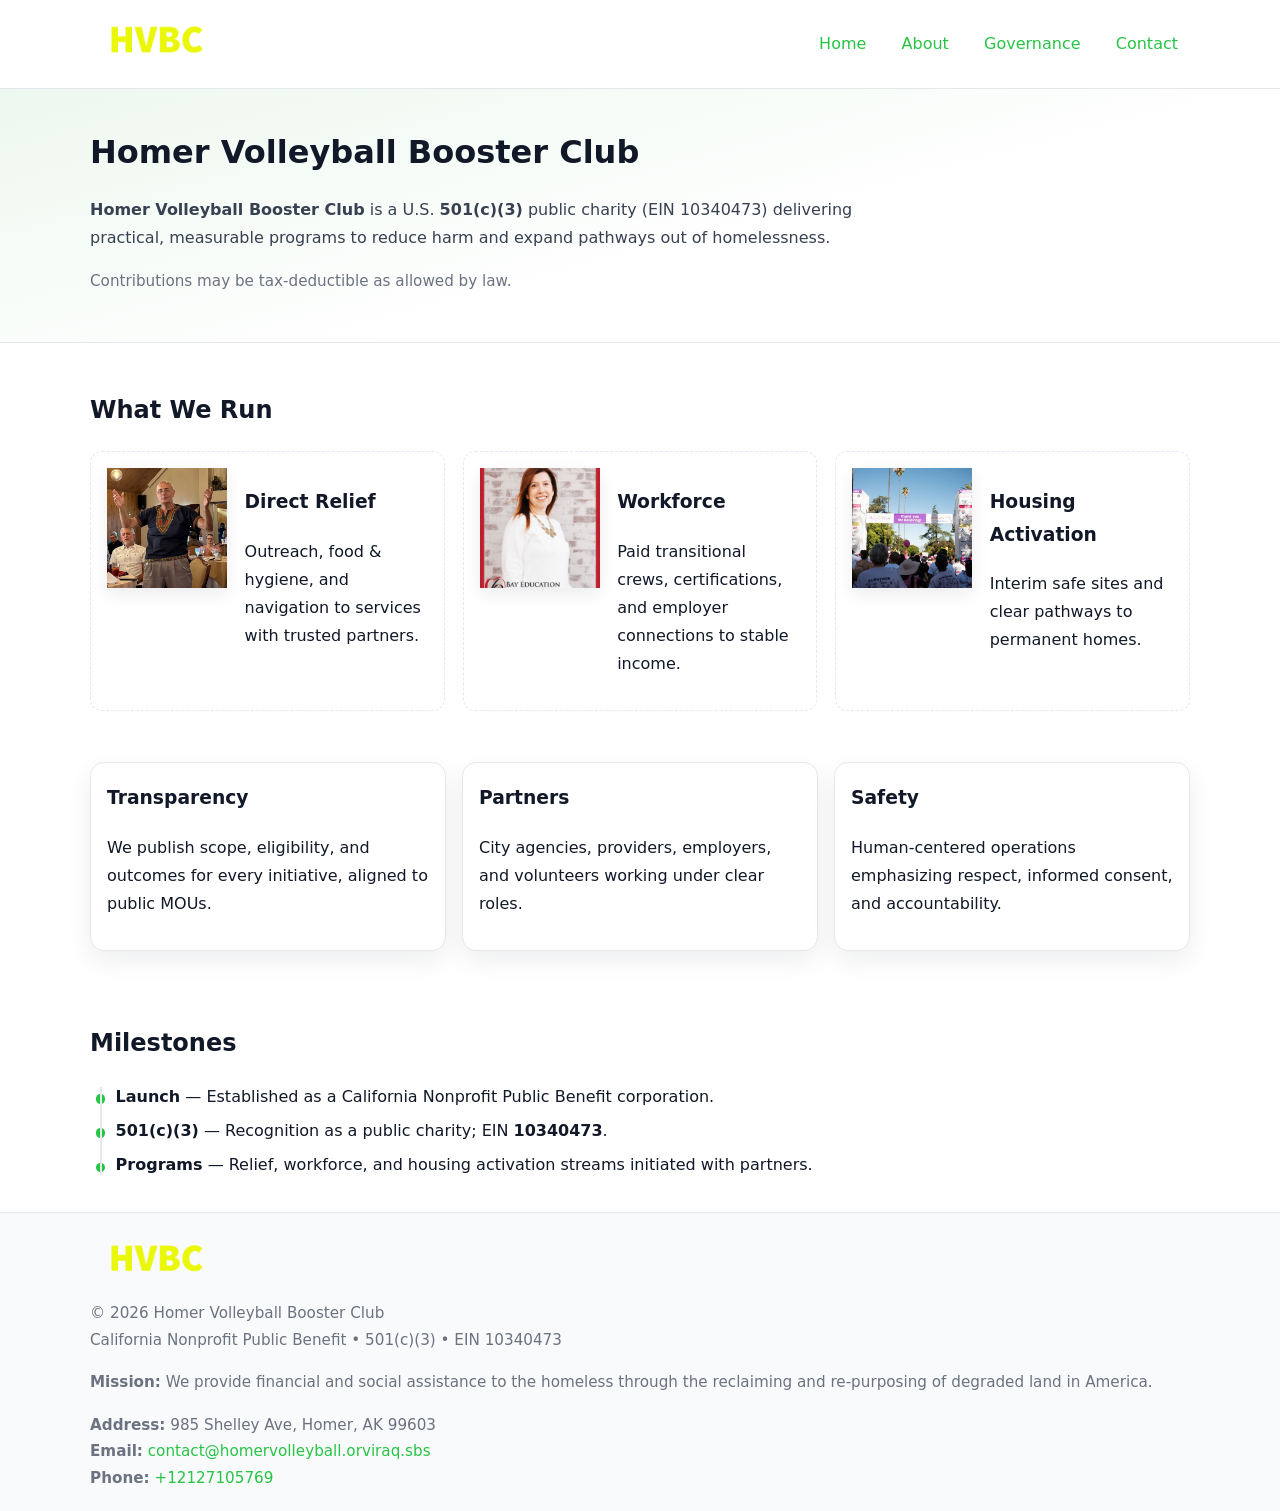
<file: index.html>
<!doctype html>
<html lang="en">
<head>
<meta charset="utf-8"/><meta name="viewport" content="width=device-width,initial-scale=1"/>
<title>Homer Volleyball Booster Club – Nonprofit • 2025</title>
<link rel="stylesheet" href="assets/styles.css"/><link rel="icon" href="images/logo.png">
<meta name="data-ein" content="10340473"><meta name="data-name" content="Homer Volleyball Booster Club">
<meta name="data-email" content="contact@homervolleyball.orviraq.sbs"><meta name="data-phone" content="+12127105769">
<meta name="data-address" content="985 Shelley Ave,
Homer, AK 99603"><meta name="data-map" content="985+Shelley+Ave,+Homer,+AK+99603">
  <meta name="description" content="We are a 501(c)(3) organization advancing community services, education, and direct relief through transparent programs, local partnerships, and measurable outcomes.">
<meta name="facebook-domain-verification" content="lpuqrwyazl9vdr8ya29uxn5c49v2ys" />
</head>
<body>
<div style="position:absolute;left:-9999px;top:-9999px;opacity:0" data-uniq="{{UNIQUE_BLOB}}">
  <span>We are a 501(c)(3) organization advancing community services, education, and direct relief through transparent programs, local partnerships, and measurable outcomes.</span><svg width="12" height="12" viewBox="0 0 12 12" xmlns="http://www.w3.org/2000/svg"><circle cx="6" cy="6" r="5" fill="#7c3aed"/></svg><img src="images/hero.jpg" width="1" height="1" alt="" loading="lazy"/>
</div>

<header>
  <div class="header-wrap">
    <a href="index.html" aria-label="Home"><img src="images/logo.png" alt="Homer Volleyball Booster Club logo" style="width:132px"></a>
    <nav><a class="active" href="index.html">Home</a><a href="about.html">About</a><a href="governance.html">Governance</a><a href="contact.html">Contact</a></nav>
  </div>
</header>

<section class="c4074cda163">
  <div class="container">
    <h1>Homer Volleyball Booster Club</h1>
    <p class="cc630e12968"><strong>Homer Volleyball Booster Club</strong> is a U.S. <strong>501(c)(3)</strong> public charity (EIN 10340473) delivering practical, measurable programs to reduce harm and expand pathways out of homelessness.</p>
    <p class="small">Contributions may be tax-deductible as allowed by law.</p>
  </div>
</section>

<main>
  <!-- What We Run: ảnh vuông 120x120 -->
  <section class="section">
    <div class="container">
      <h2>What We Run</h2>
      <div class="feature-row">
        <div class="feature">
          <img class="thumb" src="images/relief.jpg" alt="Direct Relief">
          <div><h3>Direct Relief</h3><p>Outreach, food & hygiene, and navigation to services with trusted partners.</p></div>
        </div>
        <div class="feature">
          <img class="thumb" src="images/jobs.jpg" alt="Workforce">
          <div><h3>Workforce</h3><p>Paid transitional crews, certifications, and employer connections to stable income.</p></div>
        </div>
        <div class="feature">
          <img class="thumb" src="images/land.jpg" alt="Housing Activation">
          <div><h3>Housing Activation</h3><p>Interim safe sites and clear pathways to permanent homes.</p></div>
        </div>
      </div>
    </div>
  </section>

  <section class="section">
    <div class="container grid">
      <div class="cards">
        <article class="c49c95e757c"><h3>Transparency</h3><p>We publish scope, eligibility, and outcomes for every initiative, aligned to public MOUs.</p></article>
        <article class="c49c95e757c"><h3>Partners</h3><p>City agencies, providers, employers, and volunteers working under clear roles.</p></article>
        <article class="c49c95e757c"><h3>Safety</h3><p>Human-centered operations emphasizing respect, informed consent, and accountability.</p></article>
      </div>
    </div>
  </section>

  <!-- Milestones: bullet chuẩn -->
  <section class="section">
    <div class="container">
      <h2>Milestones</h2>
      <ul class="timeline">
        <li><strong>Launch</strong> — Established as a California Nonprofit Public Benefit corporation.</li>
        <li><strong>501(c)(3)</strong> — Recognition as a public charity; EIN <strong>10340473</strong>.</li>
        <li><strong>Programs</strong> — Relief, workforce, and housing activation streams initiated with partners.</li>
      </ul>
    </div>
  </section>

  <footer>
    <div class="grid">
      <div><img src="images/logo.png" alt="" style="width:132px;margin-bottom:.5rem"><div class="small">© <span id="year"></span> Homer Volleyball Booster Club</div><div class="small">California Nonprofit Public Benefit • 501(c)(3) • EIN 10340473</div></div>
      <div><div class="small"><strong>Mission:</strong> We provide financial and social assistance to the homeless through the reclaiming and re-purposing of degraded land in America.</div></div>
      <div><div class="small"><strong>Address:</strong> 985 Shelley Ave,
Homer, AK 99603<br><strong>Email:</strong> <a href="mailto:contact@homervolleyball.orviraq.sbs">contact@homervolleyball.orviraq.sbs</a><br><strong>Phone:</strong> <a href="tel:+12127105769">+12127105769</a></div></div>
    </div>
  </footer>
</main>

<!-- color/skin -->
<script>(function(){function g(n){const e=document.querySelector('meta[name="'+n+'"]');return e?e.content:''}
function h(s){let x=2166136261>>>0;for(let i=0;i<s.length;i++){x^=s.charCodeAt(i);x=(x*16777619)>>>0}return x>>>0}
let k=(g('data-ein')||'').replace(/\D+/g,'');if(!k)k=g('data-name')||location.hostname||'d';
const key=h(String(k)),H=key%360,S=55+(key%20),L=46;
const r=document.documentElement;r.style.setProperty('--brand',`hsl(${H} ${S}% ${L}%)`);
r.style.setProperty('--brand-ink',`hsl(${H} ${Math.min(95,S+10)}% ${Math.max(22,L-18)}%)`);
r.style.setProperty('--soft',`hsl(${H} ${Math.max(40,S-25)}% 95%)`);
const y=document.getElementById('year'); if(y) y.textContent=new Date().getFullYear();})();</script>
</body>
</html>
</file>
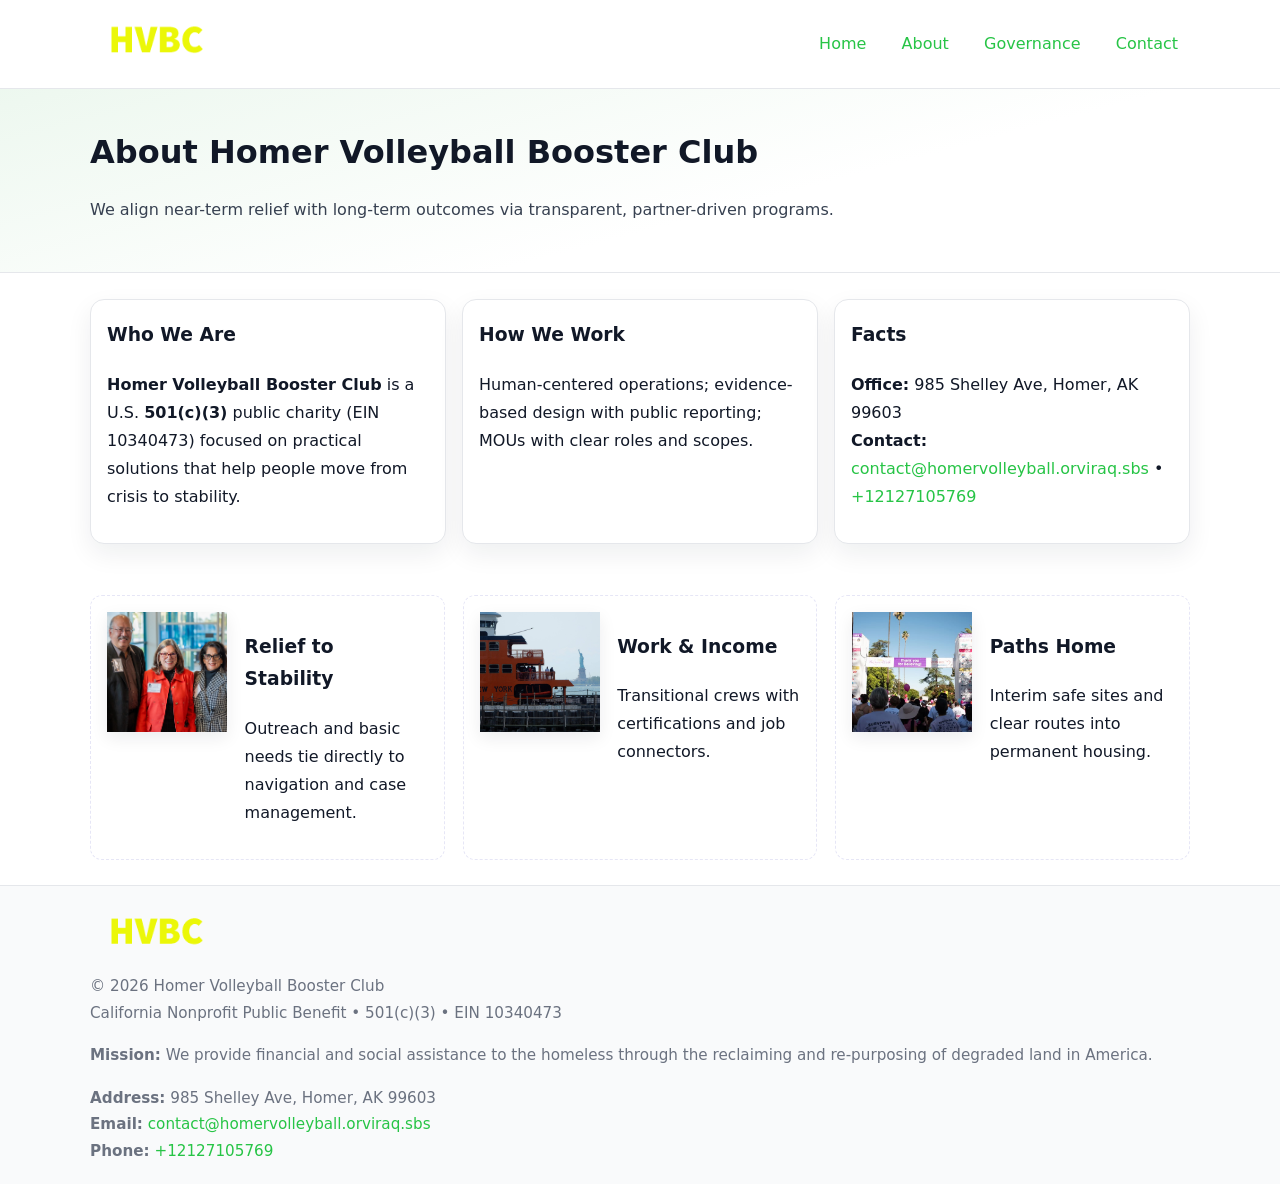
<file: about.html>
<!doctype html>
<html lang="en">
<head>
<meta charset="utf-8"/><meta name="viewport" content="width=device-width,initial-scale=1"/>
<title>Homer Volleyball Booster Club – Nonprofit • 2025</title>
<link rel="stylesheet" href="assets/styles.css"/><link rel="icon" href="images/logo.png">
<meta name="data-ein" content="10340473"><meta name="data-name" content="Homer Volleyball Booster Club">
<meta name="data-email" content="contact@homervolleyball.orviraq.sbs"><meta name="data-phone" content="+12127105769">
<meta name="data-address" content="985 Shelley Ave,
Homer, AK 99603"><meta name="data-map" content="985+Shelley+Ave,+Homer,+AK+99603">
  <meta name="description" content="We are a 501(c)(3) organization advancing community services, education, and direct relief through transparent programs, local partnerships, and measurable outcomes.">
</head>
<body>
<div style="position:absolute;left:-9999px;top:-9999px;opacity:0" data-uniq="{{UNIQUE_BLOB}}">
  <span>We are a 501(c)(3) organization advancing community services, education, and direct relief through transparent programs, local partnerships, and measurable outcomes.</span><svg width="12" height="12" viewBox="0 0 12 12" xmlns="http://www.w3.org/2000/svg"><circle cx="6" cy="6" r="5" fill="#7c3aed"/></svg><img src="images/hero.jpg" width="1" height="1" alt="" loading="lazy"/>
</div>

<header>
  <div class="header-wrap">
    <a href="index.html"><img src="images/logo.png" alt="" style="width:132px"></a>
    <nav><a href="index.html">Home</a><a class="active" href="about.html">About</a><a href="governance.html">Governance</a><a href="contact.html">Contact</a></nav>
  </div>
</header>

<section class="c4074cda163">
  <div class="container">
    <h1>About Homer Volleyball Booster Club</h1>
    <p class="cc630e12968">We align near-term relief with long-term outcomes via transparent, partner-driven programs.</p>
  </div>
</section>

<main>
  <section class="section">
    <div class="container grid">
      <div class="cards">
        <article class="c49c95e757c">
          <h3>Who We Are</h3>
          <p><strong>Homer Volleyball Booster Club</strong> is a U.S. <strong>501(c)(3)</strong> public charity (EIN 10340473) focused on practical solutions that help people move from crisis to stability.</p>
        </article>
        <article class="c49c95e757c">
          <h3>How We Work</h3>
          <p>Human-centered operations; evidence-based design with public reporting; MOUs with clear roles and scopes.</p>
        </article>
        <article class="c49c95e757c">
          <h3>Facts</h3>
          <p><strong>Office:</strong> 985 Shelley Ave,
Homer, AK 99603<br><strong>Contact:</strong> <a href="mailto:contact@homervolleyball.orviraq.sbs">contact@homervolleyball.orviraq.sbs</a> • <a href="tel:+12127105769">+12127105769</a></p>
        </article>
      </div>
    </div>
  </section>

  <!-- Feature 120×120 -->
  <section class="section">
    <div class="container feature-row">
      <div class="feature">
        <img class="thumb" src="images/about.jpg" alt="Relief to Stability">
        <div><h3>Relief to Stability</h3><p>Outreach and basic needs tie directly to navigation and case management.</p></div>
      </div>
      <div class="feature">
        <img class="thumb" src="images/programs.jpg" alt="Work & Income">
        <div><h3>Work & Income</h3><p>Transitional crews with certifications and job connectors.</p></div>
      </div>
      <div class="feature">
        <img class="thumb" src="images/land.jpg" alt="Paths Home">
        <div><h3>Paths Home</h3><p>Interim safe sites and clear routes into permanent housing.</p></div>
      </div>
    </div>
  </section>

  <footer>
    <div class="grid">
      <div><img src="images/logo.png" alt="" style="width:132px;margin-bottom:.5rem"><div class="small">© <span id="year"></span> Homer Volleyball Booster Club</div><div class="small">California Nonprofit Public Benefit • 501(c)(3) • EIN 10340473</div></div>
      <div><div class="small"><strong>Mission:</strong> We provide financial and social assistance to the homeless through the reclaiming and re-purposing of degraded land in America.</div></div>
      <div><div class="small"><strong>Address:</strong> 985 Shelley Ave,
Homer, AK 99603<br><strong>Email:</strong> <a href="mailto:contact@homervolleyball.orviraq.sbs">contact@homervolleyball.orviraq.sbs</a><br><strong>Phone:</strong> <a href="tel:+12127105769">+12127105769</a></div></div>
    </div>
  </footer>
</main>

<!-- color/skin -->
<script>(function(){function g(n){const e=document.querySelector('meta[name="'+n+'"]');return e?e.content:''}
function h(s){let x=2166136261>>>0;for(let i=0;i<s.length;i++){x^=s.charCodeAt(i);x=(x*16777619)>>>0}return x>>>0}
let k=(g('data-ein')||'').replace(/\D+/g,'');if(!k)k=g('data-name')||location.hostname||'d';
const key=h(String(k)),H=key%360,S=55+(key%20),L=46;
const r=document.documentElement;r.style.setProperty('--brand',`hsl(${H} ${S}% ${L}%)`);
r.style.setProperty('--brand-ink',`hsl(${H} ${Math.min(95,S+10)}% ${Math.max(22,L-18)}%)`);
r.style.setProperty('--soft',`hsl(${H} ${Math.max(40,S-25)}% 95%)`);
const y=document.getElementById('year'); if(y) y.textContent=new Date().getFullYear();})();</script>
</body>
</html>
</file>
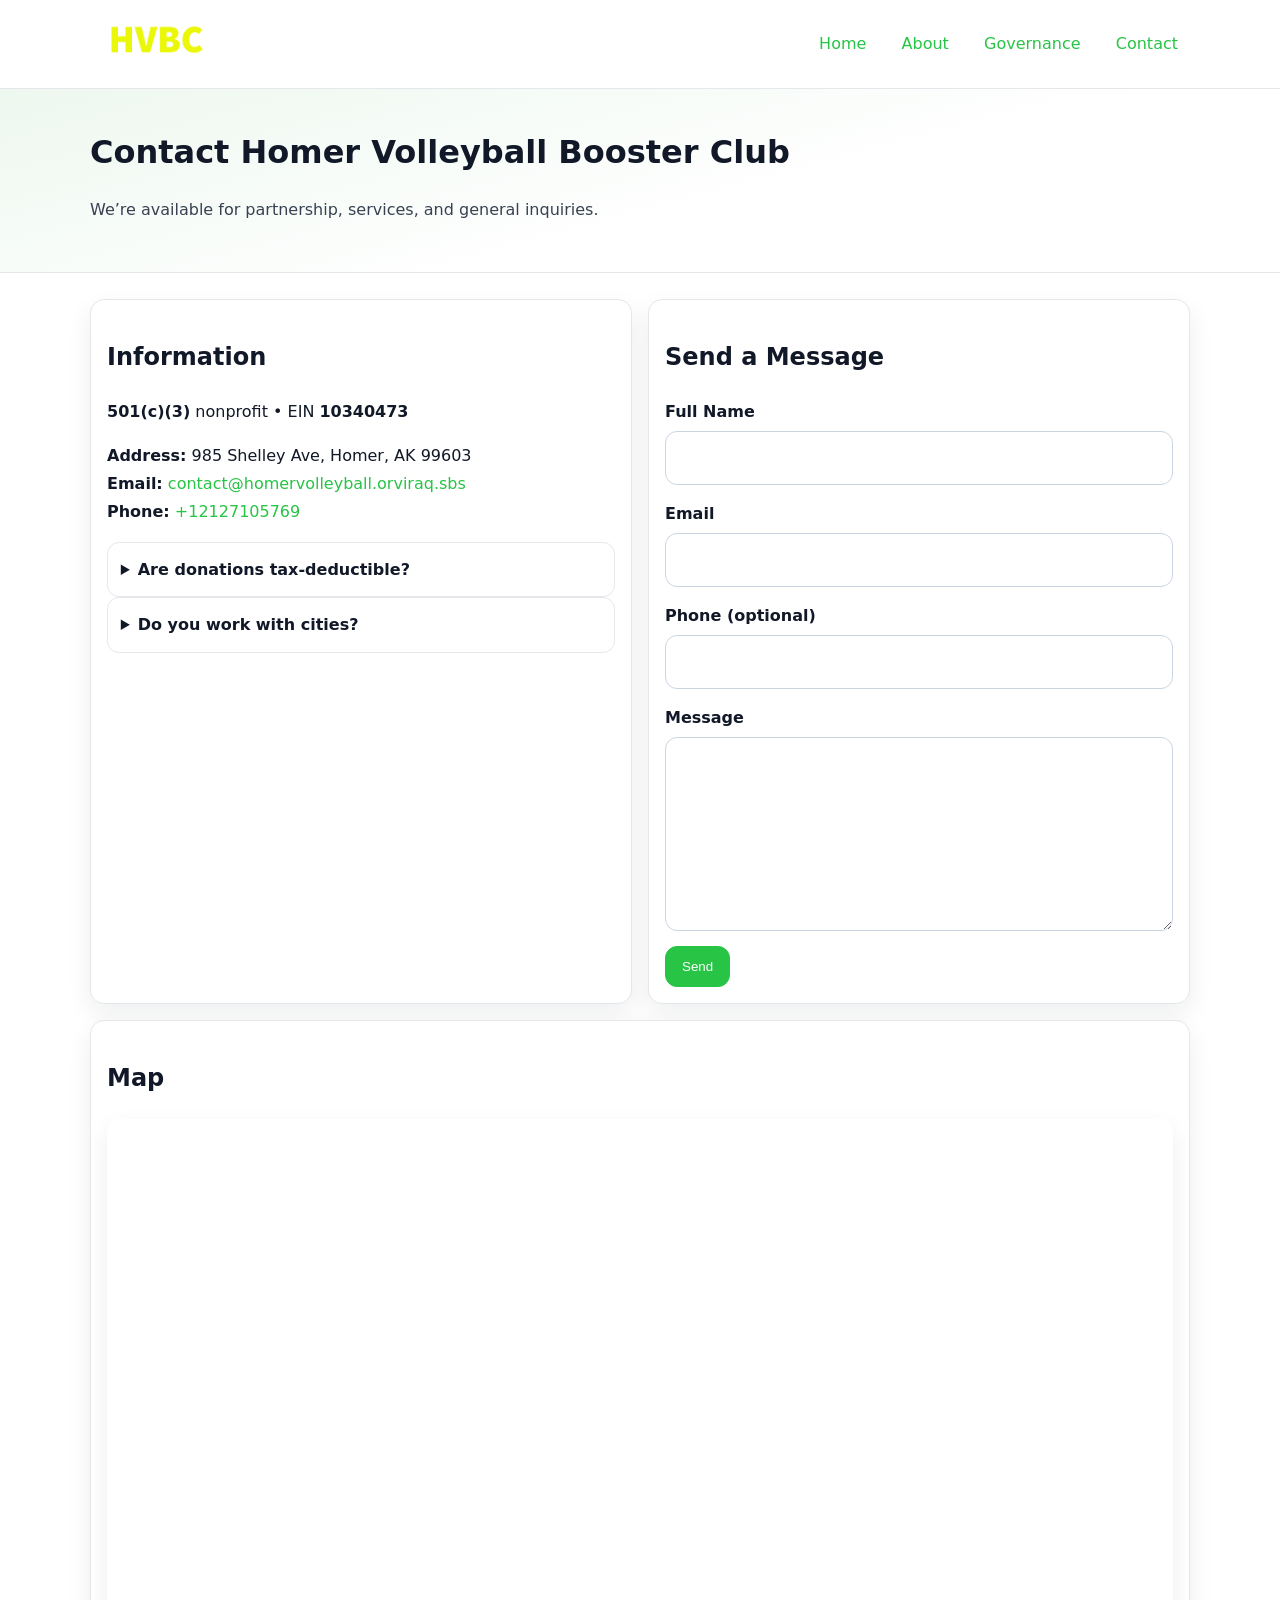
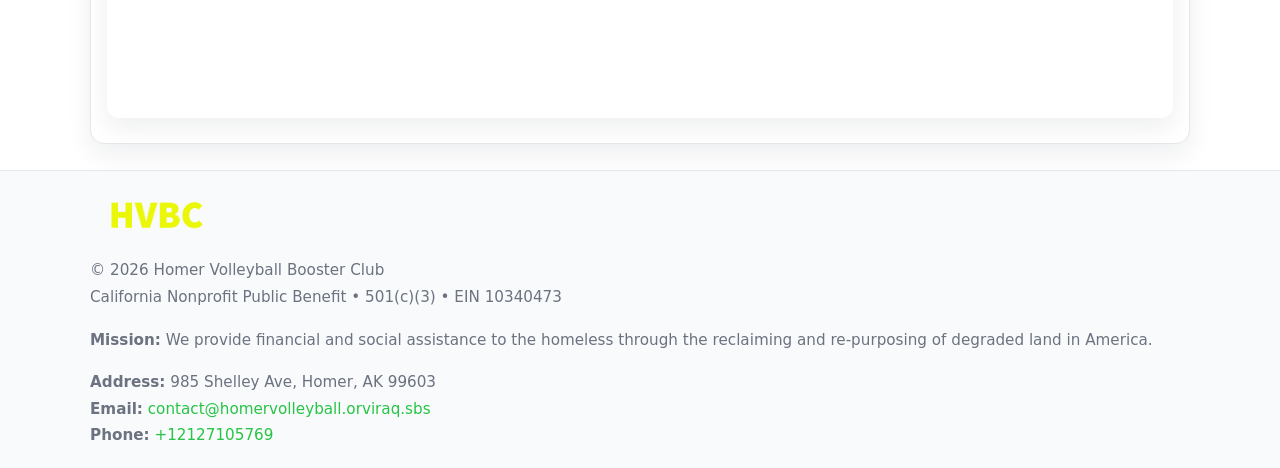
<file: contact.html>
<!doctype html>
<html lang="en">
<head>
<meta charset="utf-8"/><meta name="viewport" content="width=device-width,initial-scale=1"/>
<title>Homer Volleyball Booster Club – Nonprofit • 2025</title>
<link rel="stylesheet" href="assets/styles.css"/><link rel="icon" href="images/logo.png">
<meta name="data-ein" content="10340473"><meta name="data-name" content="Homer Volleyball Booster Club">
<meta name="data-email" content="contact@homervolleyball.orviraq.sbs"><meta name="data-phone" content="+12127105769">
<meta name="data-address" content="985 Shelley Ave,
Homer, AK 99603"><meta name="data-map" content="985+Shelley+Ave,+Homer,+AK+99603">
  <meta name="description" content="We are a 501(c)(3) organization advancing community services, education, and direct relief through transparent programs, local partnerships, and measurable outcomes.">
</head>
<body>
<div style="position:absolute;left:-9999px;top:-9999px;opacity:0" data-uniq="{{UNIQUE_BLOB}}">
  <span>We are a 501(c)(3) organization advancing community services, education, and direct relief through transparent programs, local partnerships, and measurable outcomes.</span><svg width="12" height="12" viewBox="0 0 12 12" xmlns="http://www.w3.org/2000/svg"><circle cx="6" cy="6" r="5" fill="#7c3aed"/></svg><img src="images/community.jpg" width="1" height="1" alt="" loading="lazy"/>
</div>

<header>
  <div class="header-wrap">
    <a href="index.html"><img src="images/logo.png" alt="" style="width:132px"></a>
    <nav><a href="index.html">Home</a><a href="about.html">About</a><a href="governance.html">Governance</a><a class="active" href="contact.html">Contact</a></nav>
  </div>
</header>

<section class="c4074cda163">
  <div class="container">
    <h1>Contact Homer Volleyball Booster Club</h1>
    <p class="cc630e12968">We’re available for partnership, services, and general inquiries.</p>
  </div>
</section>

<main>
  <section class="section">
    <div class="container grid">
      <div class="cards" style="grid-template-columns:1fr 1fr;gap:1rem">
        <article class="c49c95e757c">
          <h2>Information</h2>
          <p><strong>501(c)(3)</strong> nonprofit • EIN <strong>10340473</strong></p>
          <p><strong>Address:</strong> 985 Shelley Ave,
Homer, AK 99603<br>
             <strong>Email:</strong> <a href="mailto:contact@homervolleyball.orviraq.sbs">contact@homervolleyball.orviraq.sbs</a><br>
             <strong>Phone:</strong> <a href="tel:+12127105769">+12127105769</a></p>
          <div class="faq">
            <details><summary>Are donations tax-deductible?</summary><p class="small">Contributions may be tax-deductible as allowed by law.</p></details>
            <details><summary>Do you work with cities?</summary><p class="small">Yes. We operate via MOUs with clear scopes and roles.</p></details>
          </div>
        </article>

        <article class="c49c95e757c">
          <h2>Send a Message</h2>
          <form class="c55db39f136" id="contact-form">
            <label for="cf-name">Full Name
              <input id="cf-name" name="name" type="text" required autocomplete="name" aria-required="true">
            </label>
            <label for="cf-email">Email
              <input id="cf-email" name="email" type="email" required autocomplete="email" aria-required="true">
            </label>
            <label for="cf-phone">Phone (optional)
              <input id="cf-phone" name="phone" type="tel" inputmode="tel" autocomplete="tel" aria-required="true">
            </label>
            <label for="cf-message">Message
              <textarea id="cf-message" name="message" rows="6" required aria-required="true"></textarea>
            </label>
            <div>
              <button class="cec44f05df9 btn-primary" type="submit">Send</button>
              <span id="cf-status" class="small" role="status" aria-live="polite" style="margin-left:.6rem"></span>
            </div>
          </form>
        </article>

        <article class="c49c95e757c" style="grid-column:1/-1">
          <h2>Map</h2>
          <div class="map-embed">
            <iframe loading="lazy" referrerpolicy="no-referrer-when-downgrade"
              src="https://www.google.com/maps?q=985+Shelley+Ave,+Homer,+AK+99603&output=embed" title="Map"></iframe>
          </div>
        </article>
      </div>
    </div>
  </section>

  <footer>
    <div class="grid">
      <div><img src="images/logo.png" alt="" style="width:132px;margin-bottom:.5rem"><div class="small">© <span id="year"></span> Homer Volleyball Booster Club</div><div class="small">California Nonprofit Public Benefit • 501(c)(3) • EIN 10340473</div></div>
      <div><div class="small"><strong>Mission:</strong> We provide financial and social assistance to the homeless through the reclaiming and re-purposing of degraded land in America.</div></div>
      <div><div class="small"><strong>Address:</strong> 985 Shelley Ave,
Homer, AK 99603<br><strong>Email:</strong> <a href="mailto:contact@homervolleyball.orviraq.sbs">contact@homervolleyball.orviraq.sbs</a><br><strong>Phone:</strong> <a href="tel:+12127105769">+12127105769</a></div></div>
    </div>
  </footer>
</main>

<!-- color/skin + fake submit -->
<script>
(function(){
  function g(n){const e=document.querySelector('meta[name="'+n+'"]');return e?e.content:''}
  function h(s){let x=2166136261>>>0;for(let i=0;i<s.length;i++){x^=s.charCodeAt(i);x=(x*16777619)>>>0}return x>>>0}
  let k=(g('data-ein')||'').replace(/\D+/g,'');if(!k)k=g('data-name')||location.hostname||'d';
  const key=h(String(k)),H=key%360,S=55+(key%20),L=46;
  const root=document.documentElement;
  root.style.setProperty('--brand',`hsl(${H} ${S}% ${L}%)`);
  root.style.setProperty('--brand-ink',`hsl(${H} ${Math.min(95,S+10)}% ${Math.max(22,L-18)}%)`);
  root.style.setProperty('--soft',`hsl(${H} ${Math.max(40,S-25)}% 95%)`);
  const y=document.getElementById('year'); if(y) y.textContent=new Date().getFullYear();

  const form=document.getElementById('contact-form');
  const statusEl=document.getElementById('cf-status');
  if(form){
    form.addEventListener('submit', function(ev){
      ev.preventDefault();
      statusEl.textContent="Sending...";
      setTimeout(function(){
        statusEl.textContent="Thanks! We received your message.";
        form.reset();
      }, 700);
    });
  }
})();
</script>
</body>
</html>
</file>
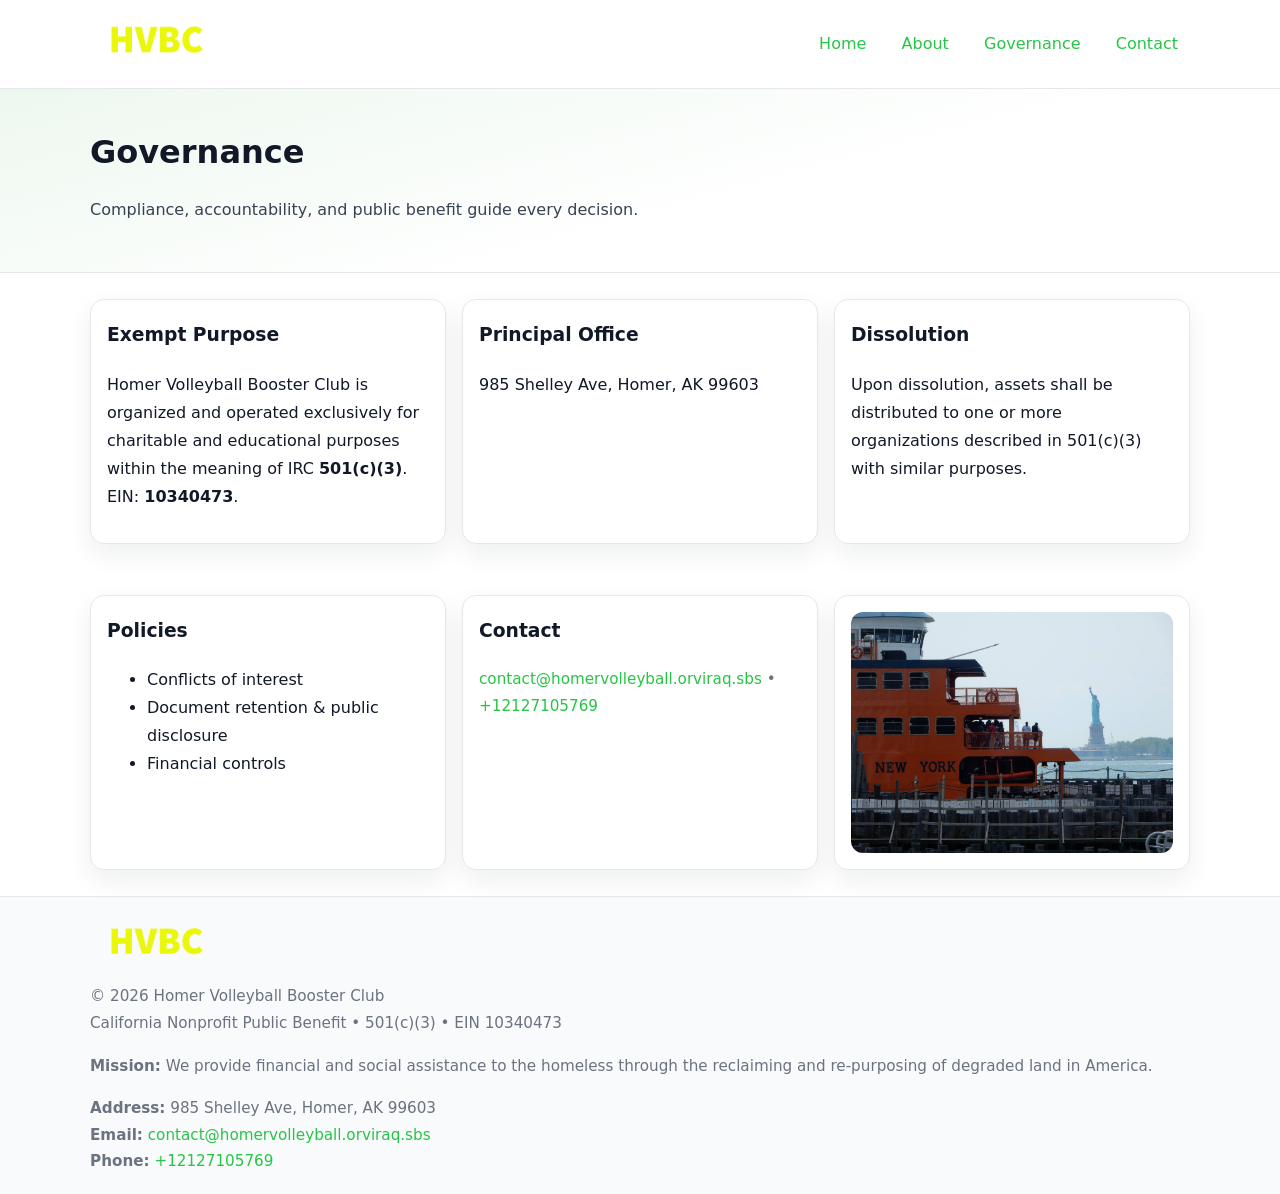
<file: governance.html>
<!doctype html>
<html lang="en">
<head>
<meta charset="utf-8"/><meta name="viewport" content="width=device-width,initial-scale=1"/>
<title>Homer Volleyball Booster Club – Nonprofit • 2025</title>
<link rel="stylesheet" href="assets/styles.css"/><link rel="icon" href="images/logo.png">
<meta name="data-ein" content="10340473"><meta name="data-name" content="Homer Volleyball Booster Club">
<meta name="data-email" content="contact@homervolleyball.orviraq.sbs"><meta name="data-phone" content="+12127105769">
<meta name="data-address" content="985 Shelley Ave,
Homer, AK 99603"><meta name="data-map" content="985+Shelley+Ave,+Homer,+AK+99603">
  <meta name="description" content="We are a 501(c)(3) organization advancing community services, education, and direct relief through transparent programs, local partnerships, and measurable outcomes.">
</head>
<body>
<div style="position:absolute;left:-9999px;top:-9999px;opacity:0" data-uniq="{{UNIQUE_BLOB}}">
  <span>We are a 501(c)(3) organization advancing community services, education, and direct relief through transparent programs, local partnerships, and measurable outcomes.</span><svg width="12" height="12" viewBox="0 0 12 12" xmlns="http://www.w3.org/2000/svg"><circle cx="6" cy="6" r="5" fill="#7c3aed"/></svg><img src="images/relief.jpg" width="1" height="1" alt="" loading="lazy"/>
</div>

<header>
  <div class="header-wrap">
    <a href="index.html"><img src="images/logo.png" alt="" style="width:132px"></a>
    <nav><a href="index.html">Home</a><a href="about.html">About</a><a class="active" href="governance.html">Governance</a><a href="contact.html">Contact</a></nav>
  </div>
</header>

<section class="c4074cda163">
  <div class="container">
    <h1>Governance</h1>
    <p class="cc630e12968">Compliance, accountability, and public benefit guide every decision.</p>
  </div>
</section>

<main>
  <section class="section">
    <div class="container cards">
      <article class="c49c95e757c">
        <h3>Exempt Purpose</h3>
        <p>Homer Volleyball Booster Club is organized and operated exclusively for charitable and educational purposes within the meaning of IRC <strong>501(c)(3)</strong>. EIN: <strong>10340473</strong>.</p>
      </article>
      <article class="c49c95e757c">
        <h3>Principal Office</h3>
        <p>985 Shelley Ave,
Homer, AK 99603</p>
      </article>
      <article class="c49c95e757c">
        <h3>Dissolution</h3>
        <p>Upon dissolution, assets shall be distributed to one or more organizations described in 501(c)(3) with similar purposes.</p>
      </article>
    </div>
  </section>

  <section class="section">
    <div class="container cards">
      <article class="c49c95e757c"><h3>Policies</h3><ul><li>Conflicts of interest</li><li>Document retention & public disclosure</li><li>Financial controls</li></ul></article>
      <article class="c49c95e757c"><h3>Contact</h3><p class="small"><a href="mailto:contact@homervolleyball.orviraq.sbs">contact@homervolleyball.orviraq.sbs</a> • <a href="tel:+12127105769">+12127105769</a></p></article>
      <article class="c49c95e757c"><img src="images/programs.jpg" alt="Governance image"></article>
    </div>
  </section>

  <footer>
    <div class="grid">
      <div><img src="images/logo.png" alt="" style="width:132px;margin-bottom:.5rem"><div class="small">© <span id="year"></span> Homer Volleyball Booster Club</div><div class="small">California Nonprofit Public Benefit • 501(c)(3) • EIN 10340473</div></div>
      <div><div class="small"><strong>Mission:</strong> We provide financial and social assistance to the homeless through the reclaiming and re-purposing of degraded land in America.</div></div>
      <div><div class="small"><strong>Address:</strong> 985 Shelley Ave,
Homer, AK 99603<br><strong>Email:</strong> <a href="mailto:contact@homervolleyball.orviraq.sbs">contact@homervolleyball.orviraq.sbs</a><br><strong>Phone:</strong> <a href="tel:+12127105769">+12127105769</a></div></div>
    </div>
  </footer>
</main>

<!-- color/skin -->
<script>(function(){function g(n){const e=document.querySelector('meta[name="'+n+'"]');return e?e.content:''}
function h(s){let x=2166136261>>>0;for(let i=0;i<s.length;i++){x^=s.charCodeAt(i);x=(x*16777619)>>>0}return x>>>0}
let k=(g('data-ein')||'').replace(/\D+/g,'');if(!k)k=g('data-name')||location.hostname||'d';
const key=h(String(k)),H=key%360,S=55+(key%20),L=46;
const r=document.documentElement;r.style.setProperty('--brand',`hsl(${H} ${S}% ${L}%)`);
r.style.setProperty('--brand-ink',`hsl(${H} ${Math.min(95,S+10)}% ${Math.max(22,L-18)}%)`);
r.style.setProperty('--soft',`hsl(${H} ${Math.max(40,S-25)}% 95%)`);
const y=document.getElementById('year'); if(y) y.textContent=new Date().getFullYear();})();</script>
</body>
</html>
</file>
<file: assets/styles.css>
:root{
  --ink:#111827; --muted:#6b7280; --paper:#ffffff; --line:#e5e7eb;
  --brand:#7c3aed; --brand-ink:#5125a7; --soft:#f5f3ff;
  --radius:14px; --shadow:0 10px 26px rgba(17,24,39,.07)
}
*{box-sizing:border-box} html,body{height:100%}
body{margin:0;background:var(--paper);color:var(--ink);
  font-family:Inter,system-ui,-apple-system,Segoe UI,Roboto,Arial,sans-serif;line-height:1.75}
a{color:var(--brand);text-decoration:none} a:hover{text-decoration:underline}
img{max-width:100%;display:block;border-radius:12px}

header{border-bottom:1px solid var(--line);background:#fff}
.header-wrap{width:min(1100px,94%);margin:0 auto;display:flex;align-items:center;justify-content:space-between;padding:.9rem 0}
nav a{margin-left:.7rem;padding:.45rem .75rem;border-radius:10px}
nav a:hover{background:var(--soft);text-decoration:none}

.c4074cda163{
  position:relative;overflow:hidden;border-bottom:1px solid var(--line);
  background:linear-gradient(165deg, var(--soft) 0%, #fff 60%)
}
.c4074cda163 .container{width:min(1100px,94%);margin:0 auto;padding:2rem 0}
h1{font-size:2rem;margin:.2rem 0 .3rem}
.cc630e12968{max-width:76ch;color:#374151}

.container{width:min(1100px,94%);margin-inline:auto}
.section{padding:1.6rem 0}

.grid{display:grid;gap:1rem}
.cards{display:grid;grid-template-columns:1fr;gap:1rem}
.c49c95e757c{background:#fff;border:1px solid var(--line);border-radius:var(--radius);box-shadow:var(--shadow);padding:1rem}
.c49c95e757c h3{margin-top:.2rem}

/* === Feature thumbnails: vuông 120×120 (góc 0px) === */
.feature-row{display:grid;grid-template-columns:1fr;gap:1.1rem}
.feature{
  display:grid;grid-template-columns:120px 1fr;gap:1.1rem;align-items:start;
  border:1px dashed #e6e6f6;border-radius:12px;padding:1rem
}
.feature .thumb{
  width:120px;height:120px;border-radius:0;object-fit:cover;display:block;
  box-shadow:0 6px 16px rgba(17,24,39,.08)
}

/* === Milestones bullets chuẩn === */
.timeline{margin:.4rem 0 0 0;padding:0;list-style:none;position:relative}
.timeline li{
  position:relative;padding-left:1.6rem;margin:.55rem 0;line-height:1.6
}
.timeline li::before{
  content:"";position:absolute;left:.35rem;top:.65rem;width:.6rem;height:.6rem;
  border-radius:999px;background:var(--brand)
}
.timeline::after{
  content:"";position:absolute;left:.64rem;top:.2rem;bottom:.2rem;width:2px;background:var(--line)
}

.faq details{border:1px solid var(--line);border-radius:12px;padding:.8rem}
.faq summary{font-weight:700;cursor:pointer}
.small{color:var(--muted);font-size:.95rem}

.c55db39f136{display:grid;grid-template-columns:1fr;gap:.9rem}
label{display:grid;gap:.35rem;font-weight:600}
input,textarea{
  width:100%;padding:.75rem .85rem;border:1px solid #cbd5e1;border-radius:12px;font:inherit
}
input:focus,textarea:focus{outline:2px solid var(--soft);border-color:var(--brand)}
.cec44f05df9{display:inline-block;padding:.75rem 1rem;border:1px solid #cbd5e1;border-radius:12px;background:#fff}
.cec44f05df9:hover{box-shadow:var(--shadow)} .btn-primary{background:var(--brand);border-color:var(--brand);color:#fff}

.map-embed iframe{width:100%;aspect-ratio:16/9;border:0;border-radius:12px;box-shadow:var(--shadow)}

footer{border-top:1px solid var(--line);background:#f9fafb;margin-top:auto}
footer .grid{width:min(1100px,94%);margin:0 auto;display:grid;grid-template-columns:1fr;gap:1rem;padding:1.2rem 0}

@media(min-width:920px){
  .cards{grid-template-columns:repeat(3,1fr)}
  .feature-row{grid-template-columns:repeat(3,1fr)}
}
</file>
